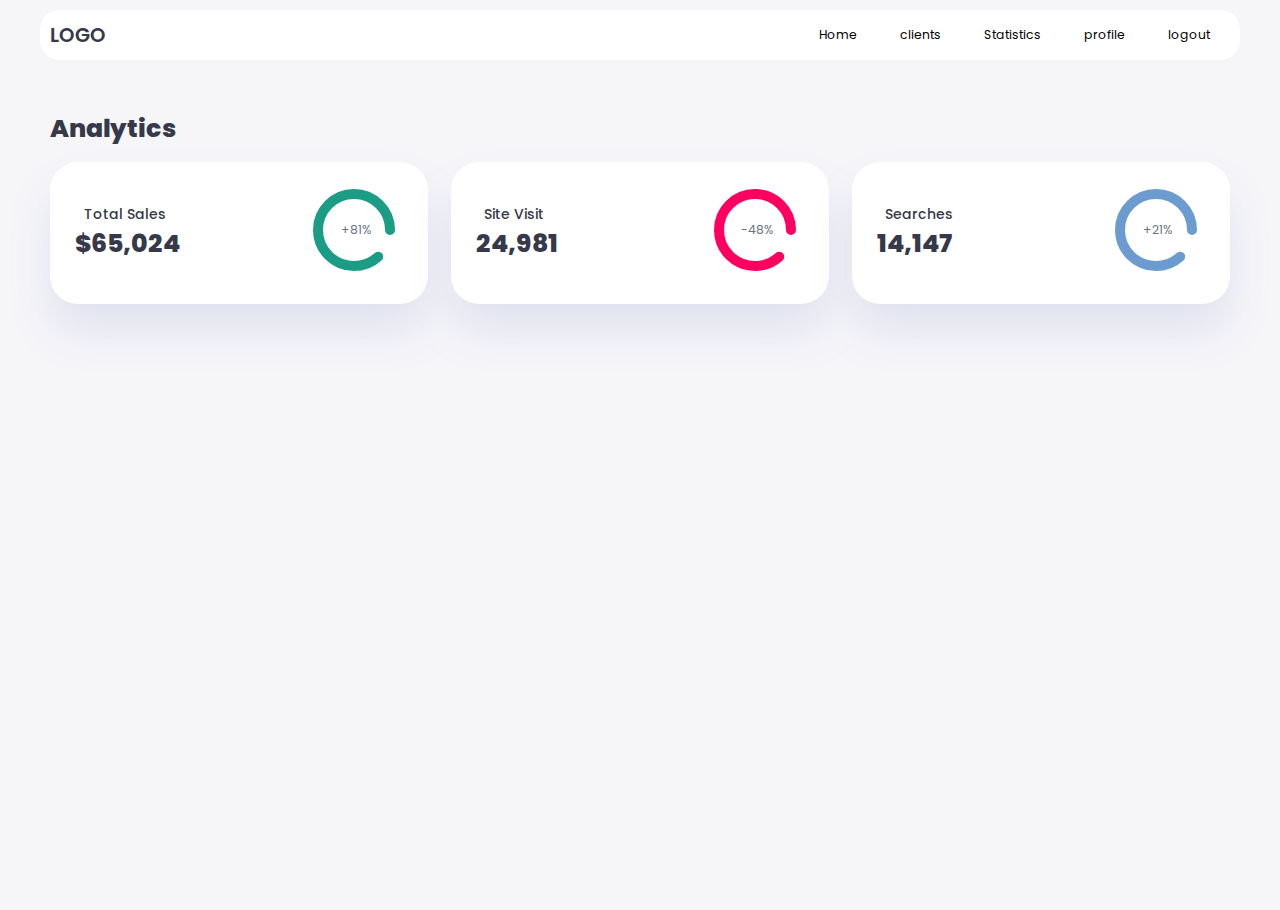
<file: Dashboard-Designs-master/Admin Dashboard #01/index.html>
<!DOCTYPE html>
<html lang="en">

<head>
    <meta charset="UTF-8">
    <meta name="viewport" content="width=device-width, initial-scale=1.0">
    <link href="https://fonts.googleapis.com/icon?family=Material+Icons+Sharp" rel="stylesheet">
    <link rel="stylesheet" href="style.css">
    <title>Responsive Dashboard Design #1 | AsmrProg</title>
</head>

<body>
    <header>
    <h2 class="logo">LOGO</h2>
    <nav>
        <ul class="nav_list">
            <li><a href="admin_page.php">Home</a></li>
            <li><a href="index.php" class="btn">clients</a></li>
            <li><a href="#">Statistics</a></li>
            <li><a href="prof-admin.php">profile</a></li>
            <li><a href="logout.php" class="btn">logout</a></li>
        </ul>
    </nav>
    </header>
    <div class="Page-Wrapper">
        <!-- Header -->


        

        <!-- Main Content -->
        <main>
            <h1>Analytics</h1>
            <!-- Analyses -->
            <div class="analyse">
                <div class="sales">
                    <div class="status">
                        <div class="info">
                            <h3>Total Sales</h3>
                            <h1>$65,024</h1>
                        </div>
                        <div class="progresss">
                            <svg>
                                <circle cx="38" cy="38" r="36"></circle>
                            </svg>
                            <div class="percentage">
                                <p>+81%</p>
                            </div>
                        </div>
                    </div>
                </div>
                <div class="visits">
                    <div class="status">
                        <div class="info">
                            <h3>Site Visit</h3>
                            <h1>24,981</h1>
                        </div>
                        <div class="progresss">
                            <svg>
                                <circle cx="38" cy="38" r="36"></circle>
                            </svg>
                            <div class="percentage">
                                <p>-48%</p>
                            </div>
                        </div>
                    </div>
                </div>
                <div class="searches">
                    <div class="status">
                        <div class="info">
                            <h3>Searches</h3>
                            <h1>14,147</h1>
                        </div>
                        <div class="progresss">
                            <svg>
                                <circle cx="38" cy="38" r="36"></circle>
                            </svg>
                            <div class="percentage">
                                <p>+21%</p>
                            </div>
                        </div>
                    </div>
                </div>
            </div>
            <!-- End of Analyses -->

           
           
        </main>
    </div>
</div>
<!-- End of Page Wrapper -->

    <script src="orders.js"></script>
    <script src="index.js"></script>
</body>

</html>
</file>
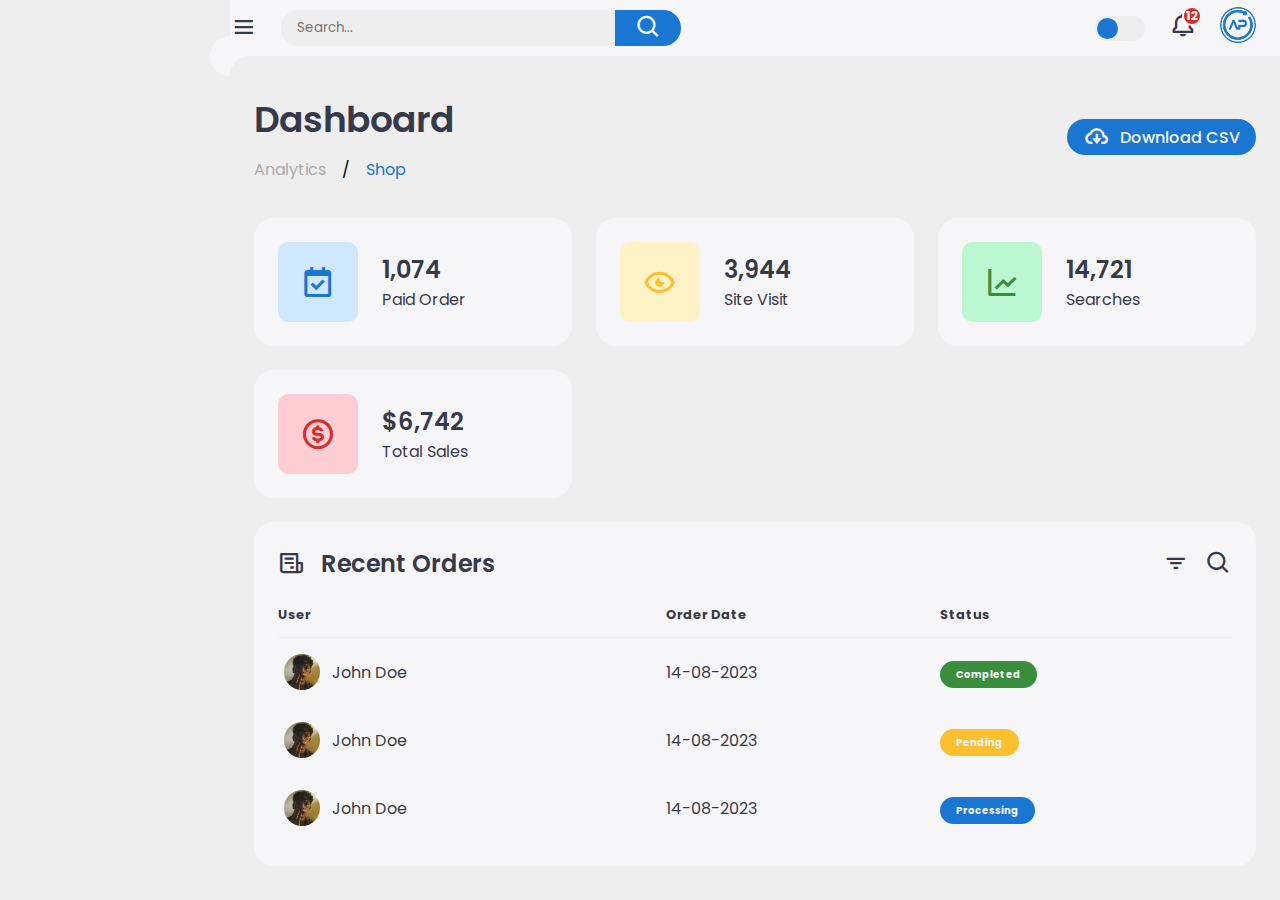
<file: Dashboard-Designs-master/Admin Dashboard #02/index.html>
<!DOCTYPE html>
<html lang="en">

<head>
    <meta charset="UTF-8">
    <meta name="viewport" content="width=device-width, initial-scale=1.0">
    <link href='https://unpkg.com/boxicons@2.1.4/css/boxicons.min.css' rel='stylesheet'>
    <link rel="stylesheet" href="style.css">
    <title>Responsive Dashboard Design #2 | AsmrProg</title>
</head>

<body>

  
    <!-- End of Sidebar -->

    <!-- Main Content -->
    <div class="content">
        <!-- Navbar -->
        <nav>
            <i class='bx bx-menu'></i>
            <form action="#">
                <div class="form-input">
                    <input type="search" placeholder="Search...">
                    <button class="search-btn" type="submit"><i class='bx bx-search'></i></button>
                </div>
            </form>
            <input type="checkbox" id="theme-toggle" hidden>
            <label for="theme-toggle" class="theme-toggle"></label>
            <a href="#" class="notif">
                <i class='bx bx-bell'></i>
                <span class="count">12</span>
            </a>
            <a href="#" class="profile">
                <img src="images/logo.png">
            </a>
        </nav>

        <!-- End of Navbar -->

        <main>
            <div class="header">
                <div class="left">
                    <h1>Dashboard</h1>
                    <ul class="breadcrumb">
                        <li><a href="#">
                                Analytics
                            </a></li>
                        /
                        <li><a href="#" class="active">Shop</a></li>
                    </ul>
                </div>
                <a href="#" class="report">
                    <i class='bx bx-cloud-download'></i>
                    <span>Download CSV</span>
                </a>
            </div>

            <!-- Insights -->
            <ul class="insights">
                <li>
                    <i class='bx bx-calendar-check'></i>
                    <span class="info">
                        <h3>
                            1,074
                        </h3>
                        <p>Paid Order</p>
                    </span>
                </li>
                <li><i class='bx bx-show-alt'></i>
                    <span class="info">
                        <h3>
                            3,944
                        </h3>
                        <p>Site Visit</p>
                    </span>
                </li>
                <li><i class='bx bx-line-chart'></i>
                    <span class="info">
                        <h3>
                            14,721
                        </h3>
                        <p>Searches</p>
                    </span>
                </li>
                <li><i class='bx bx-dollar-circle'></i>
                    <span class="info">
                        <h3>
                            $6,742
                        </h3>
                        <p>Total Sales</p>
                    </span>
                </li>
            </ul>
            <!-- End of Insights -->

            <div class="bottom-data">
                <div class="orders">
                    <div class="header">
                        <i class='bx bx-receipt'></i>
                        <h3>Recent Orders</h3>
                        <i class='bx bx-filter'></i>
                        <i class='bx bx-search'></i>
                    </div>
                    <table>
                        <thead>
                            <tr>
                                <th>User</th>
                                <th>Order Date</th>
                                <th>Status</th>
                            </tr>
                        </thead>
                        <tbody>
                            <tr>
                                <td>
                                    <img src="images/profile-1.jpg">
                                    <p>John Doe</p>
                                </td>
                                <td>14-08-2023</td>
                                <td><span class="status completed">Completed</span></td>
                            </tr>
                            <tr>
                                <td>
                                    <img src="images/profile-1.jpg">
                                    <p>John Doe</p>
                                </td>
                                <td>14-08-2023</td>
                                <td><span class="status pending">Pending</span></td>
                            </tr>
                            <tr>
                                <td>
                                    <img src="images/profile-1.jpg">
                                    <p>John Doe</p>
                                </td>
                                <td>14-08-2023</td>
                                <td><span class="status process">Processing</span></td>
                            </tr>
                        </tbody>
                    </table>
                </div>

               
                

            </div>

        </main>

    </div>

    <script src="index.js"></script>
</body>

</html>
</file>
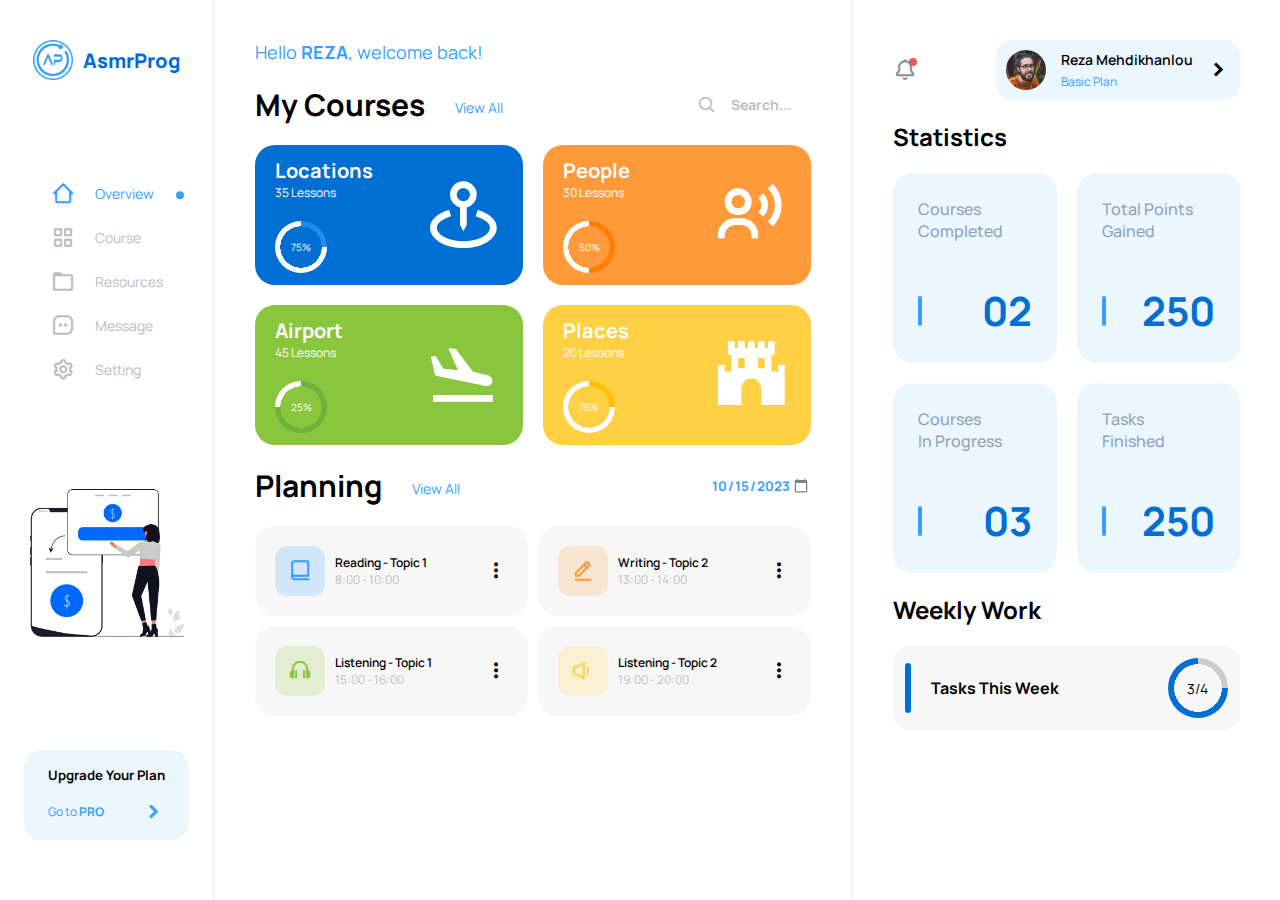
<file: Dashboard-Designs-master/Dashboard Design #01/index.html>
<!DOCTYPE html>
<html lang="en">

<head>
    <meta charset="UTF-8">
    <meta name="viewport" content="width=device-width, initial-scale=1.0">
    <link href='https://unpkg.com/boxicons@2.1.4/css/boxicons.min.css' rel='stylesheet'>
    <link rel="stylesheet" href="style.css">
    <title>Responsive Dashboard Design #01 | AsmrProg</title>
</head>

<body>

    <div class="container">

        <aside class="left-section">
            <div class="logo">
                <button class="menu-btn" id="menu-close">
                    <i class='bx bx-log-out-circle'></i>
                </button>
                <img src="assets/logo.png">
                <a href="#">AsmrProg</a>
            </div>

            <div class="sidebar">
                <div class="item" id="active">
                    <i class='bx bx-home-alt-2'></i>
                    <a href="#">Overview</a>
                </div>
                <div class="item">
                    <i class='bx bx-grid-alt'></i>
                    <a href="#">Course</a>
                </div>
                <div class="item">
                    <i class='bx bx-folder'></i>
                    <a href="#">Resources</a>
                </div>
                <div class="item">
                    <i class='bx bx-message-square-dots'></i>
                    <a href="#">Message</a>
                </div>
                <div class="item">
                    <i class='bx bx-cog'></i>
                    <a href="#">Setting</a>
                </div>
            </div>

            <div class="pic">
                <img src="assets/pro.png">
            </div>

            <div class="upgrade">
                <h5>Upgrade Your Plan</h5>
                <div class="link">
                    <a href="#">Go to <b>PRO</b></a>
                    <i class='bx bxs-chevron-right'></i>
                </div>
            </div>

        </aside>

        <main>
            <header>
                <button class="menu-btn" id="menu-open">
                    <i class='bx bx-menu'></i>
                </button>
                <h5>Hello <b>REZA</b>, welcome back!</h5>
            </header>

            <div class="separator">
                <div class="info">
                    <h3>My Courses</h3>
                    <a href="#">View All</a>
                </div>
                <div class="search">
                    <i class='bx bx-search'></i>
                    <input type="text" placeholder="Search...">
                </div>
            </div>

            <div class="analytics">
                <div class="item">
                    <div class="progress">
                        <div class="info">
                            <h5>Locations</h5>
                            <p>35 Lessons</p>
                        </div>
                        <div class="progress-bar" role="progressbar" aria-valuenow="75" aria-valuemin="0"
                            aria-valuemax="100"></div>
                    </div>
                    <i class='bx bx-map-pin'></i>
                </div>
                <div class="item">
                    <div class="progress">
                        <div class="info">
                            <h5>People</h5>
                            <p>30 Lessons</p>
                        </div>
                        <div class="progress-bar" role="progressbar" aria-valuenow="75" aria-valuemin="0"
                            aria-valuemax="100"></div>
                    </div>
                    <i class='bx bx-user-voice'></i>
                </div>
                <div class="item">
                    <div class="progress">
                        <div class="info">
                            <h5>Airport</h5>
                            <p>45 Lessons</p>
                        </div>
                        <div class="progress-bar" role="progressbar" aria-valuenow="75" aria-valuemin="0"
                            aria-valuemax="100"></div>
                    </div>
                    <i class='bx bxs-plane-land'></i>
                </div>
                <div class="item">
                    <div class="progress">
                        <div class="info">
                            <h5>Places</h5>
                            <p>20 Lessons</p>
                        </div>
                        <div class="progress-bar" role="progressbar" aria-valuenow="75" aria-valuemin="0"
                            aria-valuemax="100"></div>
                    </div>
                    <i class='bx bxs-castle'></i>
                </div>
            </div>

            <div class="separator">
                <div class="info">
                    <h3>Planning</h3>
                    <a href="#">View All</a>
                </div>
                <input type="date" value="2023-10-15">
            </div>

            <div class="planning">
                <div class="item">
                    <div class="left">
                        <div class="icon">
                            <i class='bx bx-book-alt'></i>
                        </div>
                        <div class="details">
                            <h5>Reading - Topic 1</h5>
                            <p>8:00 - 10:00</p>
                        </div>
                    </div>
                    <i class='bx bx-dots-vertical-rounded'></i>
                </div>
                <div class="item">
                    <div class="left">
                        <div class="icon">
                            <i class='bx bx-edit-alt'></i>
                        </div>
                        <div class="details">
                            <h5>Writing - Topic 2</h5>
                            <p>13:00 - 14:00</p>
                        </div>
                    </div>
                    <i class='bx bx-dots-vertical-rounded'></i>
                </div>
                <div class="item">
                    <div class="left">
                        <div class="icon">
                            <i class='bx bx-headphone'></i>
                        </div>
                        <div class="details">
                            <h5>Listening - Topic 1</h5>
                            <p>15:00 - 16:00</p>
                        </div>
                    </div>
                    <i class='bx bx-dots-vertical-rounded'></i>
                </div>
                <div class="item">
                    <div class="left">
                        <div class="icon">
                            <i class='bx bx-volume-low'></i>
                        </div>
                        <div class="details">
                            <h5>Listening - Topic 2</h5>
                            <p>19:00 - 20:00</p>
                        </div>
                    </div>
                    <i class='bx bx-dots-vertical-rounded'></i>
                </div>
            </div>
        </main>

        <aside class="right-section">
            <div class="top">
                <i class='bx bx-bell'></i>
                <div class="profile">
                    <div class="left">
                        <img src="assets/profile.jpg">
                        <div class="user">
                            <h5>Reza Mehdikhanlou</h5>
                            <a href="#">Basic Plan</a>
                        </div>
                    </div>
                    <i class='bx bxs-chevron-right'></i>
                </div>
            </div>

            <div class="separator" id="first">
                <h4>Statistics</h4>
            </div>

            <div class="stats">
                <div class="item">
                    <div class="top">
                        <p>Courses</p>
                        <p>Completed</p>
                    </div>
                    <div class="bottom">
                        <div class="line"></div>
                        <h3>02</h3>
                    </div>
                </div>
                <div class="item">
                    <div class="top">
                        <p>Total Points</p>
                        <p>Gained</p>
                    </div>
                    <div class="bottom">
                        <div class="line"></div>
                        <h3>250</h3>
                    </div>
                </div>
                <div class="item">
                    <div class="top">
                        <p>Courses</p>
                        <p>In Progress</p>
                    </div>
                    <div class="bottom">
                        <div class="line"></div>
                        <h3>03</h3>
                    </div>
                </div>
                <div class="item">
                    <div class="top">
                        <p>Tasks</p>
                        <p>Finished</p>
                    </div>
                    <div class="bottom">
                        <div class="line"></div>
                        <h3>250</h3>
                    </div>
                </div>
            </div>

            <div class="separator">
                <h4>Weekly Work</h4>
            </div>

            <div class="weekly">
                <div class="title">
                    <div class="line"></div>
                    <h5>Tasks This Week</h5>
                </div>
                <div class="progress-bar" role="progressbar" aria-valuenow="75" aria-valuemin="0" aria-valuemax="100">
                </div>
            </div>

        </aside>

    </div>

    <script src="script.js"></script>
</body>

</html>
</file>
<file: Dashboard-Designs-master/Admin Dashboard #01/style.css>
@import url('https://fonts.googleapis.com/css2?family=Poppins:wght@300;400;500;600;700;800&display=swap');

:root{
    --color-primary: #6C9BCF;
    --color-danger: #FF0060;
    --color-success: #1B9C85;
    --color-warning: #F7D060;
    --color-white: #fff;
    --color-info-dark: #7d8da1;
    --color-dark: #363949;
    --color-light: rgba(132, 139, 200, 0.18);
    --color-dark-variant: #677483;
    --color-background: #f6f6f9;

    --card-border-radius: 2rem;
    --border-radius-1: 0.4rem;
    --border-radius-2: 1.2rem;

    --card-padding: 1.8rem;
    --padding-1: 1.2rem;

    --box-shadow: 0 2rem 3rem var(--color-light);
    --font-family: 'Inter', sans-serif;
    --font-family: 'Inter', sans-serif;
  --font-size: 16px;
  --font-weight-reg: 400;
  --font-weight-bold: 700;
  /*Colors*/
  --background-color:#EEEEEE;
  --secondry-color:  #3D3B40;
  --text-color: #352F44;

}

.Page-Wrapper{
    margin:50px;
}

header{
    border-radius: 20px;
    background-color: white;
    display: flex;
    justify-content: space-between;
    align-items: center;
    padding:10px;
    margin: 10px 40px;
   
  }
  .logo{
    cursor: pointer;
  }
  li{
    list-style: none;
    display: inline-block;
    padding: 0px 20px;
  }
  li a{
      color: black;
      text-decoration: none;
      transition: all 0.3s ease 0s;
    
  }
  li a:hover{
      text-transform: uppercase;
      font-weight: var(--font-weight-bold);
      color: var(--secondry-color);
      font-family: serif;
  }
.dark-mode-variables{
    --color-background: #181a1e;
    --color-white: #202528;
    --color-dark: #edeffd;
    --color-dark-variant: #a3bdcc;
    --color-light: rgba(0, 0, 0, 0.4);
    --box-shadow: 0 2rem 3rem var(--color-light);
}

*{
    margin: 0;
    padding: 0;
    outline: 0;
    appearance: 0;
    border: 0;
    text-decoration: none;
    box-sizing: border-box;
}

html{
    font-size: 14px;
}

body{
    width: 100vw;
    height: 100vh;
    font-family: 'Poppins', sans-serif;
    font-size: 0.88rem;
    user-select: none;
    overflow-x: hidden;
    color: var(--color-dark);
    background-color: var(--color-background);
}

a{
    color: var(--color-dark);
}

img{
    display: block;
    width: 100%;
    object-fit: cover;
}

h1{
    font-weight: 800;
    font-size: 1.8rem;
}

h2{
    font-weight: 600;
    font-size: 1.4rem;
}

h3{
    font-weight: 500;
    font-size: 0.87rem;
}

small{
    font-size: 0.76rem;
}

p{
    color: var(--color-dark-variant);
}

b{
    color: var(--color-dark);
}

.text-muted{
    color: var(--color-info-dark);
}

.primary{
    color: var(--color-primary);
}

.danger{
    color: var(--color-danger);
}

.success{
    color: var(--color-success);
}

.warning{
    color: var(--color-warning);
}

.container{
    display: grid;
    width: 96%;
    margin: 0 auto;
    gap: 1.8rem;
    grid-template-columns: 12rem auto 23rem;
}

aside{
    height: 100vh;
}

aside .toggle{
    display: flex;
    align-items: center;
    justify-content: space-between;
    margin-top: 1.4rem;
}

aside .toggle .logo{
    display: flex;
    gap: 0.5rem;
}

aside .toggle .logo img{
    width: 2rem;
    height: 2rem;
}

aside .toggle .close{
    padding-right: 1rem;
    display: none;
}

aside .sidebar{
    display: flex;
    flex-direction: column;
    background-color: var(--color-white);
    box-shadow: var(--box-shadow);
    border-radius: 15px;
    height: 88vh;
    position: relative;
    top: 1.5rem;
    transition: all 0.3s ease;
}

aside .sidebar:hover{
    box-shadow: none;
}

aside .sidebar a{
    display: flex;
    align-items: center;
    color: var(--color-info-dark);
    height: 3.7rem;
    gap: 1rem;
    position: relative;
    margin-left: 2rem;
    transition: all 0.3s ease;
}

aside .sidebar a span{
    font-size: 1.6rem;
    transition: all 0.3s ease;
}

aside .sidebar a:last-child{
    position: absolute;
    bottom: 2rem;
    width: 100%;
}

aside .sidebar a.active{
    width: 100%;
    color: var(--color-primary);
    background-color: var(--color-light);
    margin-left: 0;
}

aside .sidebar a.active::before{
    content: '';
    width: 6px;
    height: 18px;
    background-color: var(--color-primary);
}

aside .sidebar a.active span{
    color: var(--color-primary);
    margin-left: calc(1rem - 3px);
}

aside .sidebar a:hover{
    color: var(--color-primary);
}

aside .sidebar a:hover span{
    margin-left: 0.6rem;
}

aside .sidebar .message-count{
    background-color: var(--color-danger);
    padding: 2px 6px;
    color: var(--color-white);
    font-size: 11px;
    border-radius: var(--border-radius-1);
}

main{
    margin-top: 1.4rem;
}

main .analyse{
    display: grid;
    grid-template-columns: repeat(3, 1fr);
    gap: 1.6rem;
}

main .analyse > div{
    background-color: var(--color-white);
    padding: var(--card-padding);
    border-radius: var(--card-border-radius);
    margin-top: 1rem;
    box-shadow: var(--box-shadow);
    cursor: pointer;
    transition: all 0.3s ease;
}

main .analyse > div:hover{
    box-shadow: none;
}

main .analyse > div .status{
    display: flex;
    align-items: center;
    justify-content: space-between;
}

main .analyse h3{
    margin-left: 0.6rem;
    font-size: 1rem;
}

main .analyse .progresss{
    position: relative;
    width: 92px;
    height: 92px;
    border-radius: 50%;
}

main .analyse svg{
    width: 7rem;
    height: 7rem;
}

main .analyse svg circle{
    fill: none;
    stroke-width: 10;
    stroke-linecap: round;
    transform: translate(5px, 5px);
}

main .analyse .sales svg circle{
    stroke: var(--color-success);
    stroke-dashoffset: -30;
    stroke-dasharray: 200;
}

main .analyse .visits svg circle{
    stroke: var(--color-danger);
    stroke-dashoffset: -30;
    stroke-dasharray: 200;
}

main .analyse .searches svg circle{
    stroke: var(--color-primary);
    stroke-dashoffset: -30;
    stroke-dasharray: 200;
}

main .analyse .progresss .percentage{
    position: absolute;
    top: -3px;
    left: -1px;
    display: flex;
    align-items: center;
    justify-content: center;
    height: 100%;
    width: 100%;
}

main .new-users{
    margin-top: 1.3rem;
}

main .new-users .user-list{
    background-color: var(--color-white);
    padding: var(--card-padding);
    border-radius: var(--card-border-radius);
    margin-top: 1rem;
    box-shadow: var(--box-shadow);
    display: flex;
    justify-content: space-around;
    flex-wrap: wrap;
    gap: 1.4rem;
    cursor: pointer;
    transition: all 0.3s ease;
}

main .new-users .user-list:hover{
    box-shadow: none;
}

main .new-users .user-list .user{
    display: flex;
    flex-direction: column;
    align-items: center;
    justify-content: center;
}

main .new-users .user-list .user img{
    width: 5rem;
    height: 5rem;
    margin-bottom: 0.4rem;
    border-radius: 50%;
}

main .recent-orders{
    margin-top: 1.3rem;
}

main .recent-orders h2{
    margin-bottom: 0.8rem;
}

main .recent-orders table{
    background-color: var(--color-white);
    width: 100%;
    padding: var(--card-padding);
    text-align: center;
    box-shadow: var(--box-shadow);
    border-radius: var(--card-border-radius);
    transition: all 0.3s ease;
}

main .recent-orders table:hover{
    box-shadow: none;
}

main table tbody td{
    height: 2.8rem;
    border-bottom: 1px solid var(--color-light);
    color: var(--color-dark-variant);
}

main table tbody tr:last-child td{
    border: none;
}

main .recent-orders a{
    text-align: center;
    display: block;
    margin: 1rem auto;
    color: var(--color-primary);
}

.right-section{
    margin-top: 1.4rem;
}

.right-section .nav{
    display: flex;
    justify-content: end;
    gap: 2rem;
}

.right-section .nav button{
    display: none;
}

.right-section .dark-mode{
    background-color: var(--color-light);
    display: flex;
    justify-content: space-between;
    align-items: center;
    height: 1.6rem;
    width: 4.2rem;
    cursor: pointer;
    border-radius: var(--border-radius-1);
}

.right-section .dark-mode span{
    font-size: 1.2rem;
    width: 50%;
    height: 100%;
    display: flex;
    align-items: center;
    justify-content: center;
}

.right-section .dark-mode span.active{
    background-color: var(--color-primary);
    color: white;
    border-radius: var(--border-radius-1);
}

.right-section .nav .profile{
    display: flex;
    gap: 2rem;
    text-align: right;
}

.right-section .nav .profile .profile-photo{
    width: 2.8rem;
    height: 2.8rem;
    border-radius: 50%;
    overflow: hidden;
}

.right-section .user-profile{
    display: flex;
    justify-content: center;
    text-align: center;
    margin-top: 1rem;
    background-color: var(--color-white);
    padding: var(--card-padding);
    border-radius: var(--card-border-radius);
    box-shadow: var(--box-shadow);
    cursor: pointer;
    transition: all 0.3s ease;
}

.right-section .user-profile:hover{
    box-shadow: none;
}

.right-section .user-profile img{
    width: 11rem;
    height: auto;
    margin-bottom: 0.8rem;
    border-radius: 50%;
}

.right-section .user-profile h2{
    margin-bottom: 0.2rem;
}

.right-section .reminders{
    margin-top: 2rem;
}

.right-section .reminders .header{
    display: flex;
    align-items: center;
    justify-content: space-between;
    margin-bottom: 0.8rem;
}

.right-section .reminders .header span{
    padding: 10px;
    box-shadow: var(--box-shadow);
    background-color: var(--color-white);
    border-radius: 50%;
}

.right-section .reminders .notification{
    background-color: var(--color-white);
    display: flex;
    align-items: center;
    gap: 1rem;
    margin-bottom: 0.7rem;
    padding: 1.4rem var(--card-padding);
    border-radius: var(--border-radius-2);
    box-shadow: var(--box-shadow);
    cursor: pointer;
    transition: all 0.3s ease;
}

.right-section .reminders .notification:hover{
    box-shadow: none;
}

.right-section .reminders .notification .content{
    display: flex;
    justify-content: space-between;
    align-items: center;
    margin: 0;
    width: 100%;
}

.right-section .reminders .notification .icon{
    padding: 0.6rem;
    color: var(--color-white);
    background-color: var(--color-success);
    border-radius: 20%;
    display: flex;
}

.right-section .reminders .notification.deactive .icon{
    background-color: var(--color-danger);
}

.right-section .reminders .add-reminder{
    background-color: var(--color-white);
    border: 2px dashed var(--color-primary);
    color: var(--color-primary);
    display: flex;
    align-items: center;
    justify-content: center;
    cursor: pointer;
}

.right-section .reminders .add-reminder:hover{
    background-color: var(--color-primary);
    color: white;
}

.right-section .reminders .add-reminder div{
    display: flex;
    align-items: center;
    gap: 0.6rem;
}

@media screen and (max-width: 1200px) {
    .container{
        width: 95%;
        grid-template-columns: 7rem auto 23rem;
    }

    aside .logo h2{
        display: none;
    }

    aside .sidebar h3{
        display: none;
    }

    aside .sidebar a{
        width: 5.6rem;
    }

    aside .sidebar a:last-child{
        position: relative;
        margin-top: 1.8rem;
    }

    main .analyse{
        grid-template-columns: 1fr;
        gap: 0;
    }

    main .new-users .user-list .user{
        flex-basis: 40%;
    }

    main .recent-orders {
        width: 94%;
        position: absolute;
        left: 50%;
        transform: translateX(-50%);
        margin: 2rem 0 0 0.8rem;
    }

    main .recent-orders table{
        width: 83vw;
    }

    main table thead tr th:last-child,
    main table thead tr th:first-child{
        display: none;
    }

    main table tbody tr td:last-child,
    main table tbody tr td:first-child{
        display: none;
    }

}

@media screen and (max-width: 768px) {
    .container{
        width: 100%;
        grid-template-columns: 1fr;
        padding: 0 var(--padding-1);
    }

    aside{
        position: fixed;
        background-color: var(--color-white);
        width: 15rem;
        z-index: 3;
        box-shadow: 1rem 3rem 4rem var(--color-light);
        height: 100vh;
        left: -100%;
        display: none;
        animation: showMenu 0.4s ease forwards;
    }

    @keyframes showMenu {
       to{
        left: 0;
       } 
    }

    aside .logo{
        margin-left: 1rem;
    }

    aside .logo h2{
        display: inline;
    }

    aside .sidebar h3{
        display: inline;
    }

    aside .sidebar a{
        width: 100%;
        height: 3.4rem;
    }

    aside .sidebar a:last-child{
        position: absolute;
        bottom: 5rem;
    }

    aside .toggle .close{
        display: inline-block;
        cursor: pointer;
    }

    main{
        margin-top: 8rem;
        padding: 0 1rem;
    }

    main .new-users .user-list .user{
        flex-basis: 35%;
    }

    main .recent-orders{
        position: relative;
        margin: 3rem 0 0 0;
        width: 100%;
    }

    main .recent-orders table{
        width: 100%;
        margin: 0;
    }

    .right-section{
        width: 94%;
        margin: 0 auto 4rem;
    }

    .right-section .nav{
        position: fixed;
        top: 0;
        left: 0;
        align-items: center;
        background-color: var(--color-white);
        padding: 0 var(--padding-1);
        height: 4.6rem;
        width: 100%;
        z-index: 2;
        box-shadow: 0 1rem 1rem var(--color-light);
        margin: 0;
    }

    .right-section .nav .dark-mode{
        width: 4.4rem;
        position: absolute;
        left: 66%;
    }

    .right-section .profile .info{
        display: none;
    }

    .right-section .nav button{
        display: inline-block;
        background-color: transparent;
        cursor: pointer;
        color: var(--color-dark);
        position: absolute;
        left: 1rem;
    }

    .right-section .nav button span{
        font-size: 2rem;
    }
    
    


}
</file>
<file: Dashboard-Designs-master/Admin Dashboard #02/style.css>
@import url('https://fonts.googleapis.com/css2?family=Poppins:wght@300;400;500;600;700;800&display=swap');

:root {
    --light: #f6f6f9;
    --primary: #1976D2;
    --light-primary: #CFE8FF;
    --grey: #eee;
    --dark-grey: #AAAAAA;
    --dark: #363949;
    --danger: #D32F2F;
	--light-danger: #FECDD3;
    --warning: #FBC02D;
    --light-warning: #FFF2C6;
    --success: #388E3C;
    --light-success: #BBF7D0;
}

*{
    margin: 0;
    padding: 0;
    box-sizing: border-box;
    font-family: 'Poppins', sans-serif;
}

.bx{
    font-size: 1.7rem;
}

a{
    text-decoration: none;
}

li{
    list-style: none;
}

html{
    overflow-x: hidden;
}

body.dark{
    --light: #181a1e;
    --grey: #25252c;
    --dark: #fbfbfb
}

body{
    background: var(--grey);
    overflow-x: hidden;
}

.sidebar{
    position: fixed;
    top: 0;
    left: 0;
    background: var(--light);
    width: 230px;
    height: 100%;
    z-index: 2000;
    overflow-x: hidden;
    scrollbar-width: none;
    transition: all 0.3s ease;
}

.sidebar::-webkit-scrollbar{
    display: none;
}

.sidebar.close{
    width: 60px;
}

.sidebar .logo{
    font-size: 24px;
    font-weight: 700;
    height: 56px;
    display: flex;
    align-items: center;
    color: var(--primary);
    z-index: 500;
    padding-bottom: 20px;
    box-sizing: content-box;
}

.sidebar .logo .logo-name span{
    color: var(--dark);
}

.sidebar .logo .bx{
    min-width: 60px;
    display: flex;
    justify-content: center;
    font-size: 2.2rem;
}

.sidebar .side-menu{
    width: 100%;
    margin-top: 48px;
}

.sidebar .side-menu li{
    height: 48px;
    background: transparent;
    margin-left: 6px;
    border-radius: 48px 0 0 48px;
    padding: 4px;
}

.sidebar .side-menu li.active{
    background: var(--grey);
    position: relative;
}

.sidebar .side-menu li.active::before{
    content: "";
    position: absolute;
    width: 40px;
    height: 40px;
    border-radius: 50%;
    top: -40px;
    right: 0;
    box-shadow: 20px 20px 0 var(--grey);
    z-index: -1;
}

.sidebar .side-menu li.active::after{
    content: "";
    position: absolute;
    width: 40px;
    height: 40px;
    border-radius: 50%;
    bottom: -40px;
    right: 0;
    box-shadow: 20px -20px 0 var(--grey);
    z-index: -1;
}

.sidebar .side-menu li a{
    width: 100%;
    height: 100%;
    background: var(--light);
    display: flex;
    align-items: center;
    border-radius: 48px;
    font-size: 16px;
    color: var(--dark);
    white-space: nowrap;
    overflow-x: hidden;
    transition: all 0.3s ease;
}

.sidebar .side-menu li.active a{
    color: var(--success);
}

.sidebar.close .side-menu li a{
    width: calc(48px - (4px * 2));
    transition: all 0.3s ease;
}

.sidebar .side-menu li a .bx{
    min-width: calc(60px - ((4px + 6px) * 2));
    display: flex;
    font-size: 1.6rem;
    justify-content: center;
}

.sidebar .side-menu li a.logout{
    color: var(--danger);
}

.content{
    position: relative;
    width: calc(100% - 230px);
    left: 230px;
    transition: all 0.3s ease;
}

.sidebar.close~.content{
    width: calc(100% - 60px);
    left: 60px;
}

.content nav{
    height: 56px;
    background: var(--light);
    padding: 0 24px 0 0;
    display: flex;
    align-items: center;
    grid-gap: 24px;
    position: sticky;
    top: 0;
    left: 0;
    z-index: 1000;
}

.content nav::before{
    content: "";
    position: absolute;
    width: 40px;
    height: 40px;
    bottom: -40px;
    left: 0;
    border-radius: 50%;
    box-shadow: -20px -20px 0 var(--light);
}

.content nav a{
    color: var(--dark);
}

.content nav .bx.bx-menu{
    cursor: pointer;
    color: var(--dark);
}

.content nav form{
    max-width: 400px;
    width: 100%;
    margin-right: auto;
}

.content nav form .form-input{
    display: flex;
    align-items: center;
    height: 36px;
}

.content nav form .form-input input{
    flex-grow: 1;
    padding: 0 16px;
    height: 100%;
    border: none;
    background: var(--grey);
    border-radius: 36px 0 0 36px;
    outline: none;
    width: 100%;
    color: var(--dark);
}

.content nav form .form-input button{
    width: 80px;
    height: 100%;
    display: flex;
    justify-content: center;
    align-items: center;
    background: var(--primary);
    color: var(--light);
    font-size: 18px;
    border: none;
    outline: none;
    border-radius: 0 36px 36px 0;
    cursor: pointer;
}

.content nav .notif{
    font-size: 20px;
    position: relative;
}

.content nav .notif .count{
    position: absolute;
    top: -6px;
    right: -6px;
    width: 20px;
    height: 20px;
    background: var(--danger);
    border-radius: 50%;
    color: var(--light);
    border: 2px solid var(--light);
    font-weight: 700;
    font-size: 12px;
    display: flex;
    align-items: center;
    justify-content: center;
}

.content nav .profile img{
    width: 36px;
    height: 36px;
    object-fit: cover;
    border-radius: 50%;
}

.content nav .theme-toggle{
    display: block;
    min-width: 50px;
    height: 25px;
    background: var(--grey);
    cursor: pointer;
    position: relative;
    border-radius: 25px;
}

.content nav .theme-toggle::before{
    content: "";
    position: absolute;
    top: 2px;
    left: 2px;
    bottom: 2px;
    width: calc(25px - 4px);
    background: var(--primary);
    border-radius: 50%;
    transition: all 0.3s ease;
}

.content nav #theme-toggle:checked+.theme-toggle::before{
    left: calc(100% - (25px - 4px) - 2px);
}

.content main{
    width: 100%;
    padding: 36px 24px;
    max-height: calc(100vh - 56px);
}

.content main .header{
    display: flex;
    align-items: center;
    justify-content: space-between;
    grid-gap: 16px;
    flex-wrap: wrap;
}

.content main .header .left h1{
    font-size: 36px;
    font-weight: 600;
    margin-bottom: 10px;
    color: var(--dark);
}

.content main .header .left .breadcrumb{
    display: flex;
    align-items: center;
    grid-gap: 16px;
}

.content main .header .left .breadcrumb li{
    color: var(--dark);
}

.content main .header .left .breadcrumb li a{
    color: var(--dark-grey);
    pointer-events: none;
}

.content main .header .left .breadcrumb li a.active{
    color: var(--primary);
    pointer-events: none;
}

.content main .header .report{
    height: 36px;
    padding: 0 16px;
    border-radius: 36px;
    background: var(--primary);
    color: var(--light);
    display: flex;
    align-items: center;
    justify-content: center;
    grid-gap: 10px;
    font-weight: 500;
}

.content main .insights{
    display: grid;
    grid-template-columns: repeat(auto-fit, minmax(240px, 1fr));
    grid-gap: 24px;
    margin-top: 36px;
}

.content main .insights li{
    padding: 24px;
    background: var(--light);
    border-radius: 20px;
    display: flex;
    align-items: center;
    grid-gap: 24px;
    cursor: pointer;
}

.content main .insights li .bx{
    width: 80px;
    height: 80px;
    border-radius: 10px;
    font-size: 36px;
    display: flex;
    align-items: center;
    justify-content: center;
}

.content main .insights li:nth-child(1) .bx{
    background: var(--light-primary);
    color: var(--primary);
}

.content main .insights li:nth-child(2) .bx{
    background: var(--light-warning);
    color: var(--warning);
}

.content main .insights li:nth-child(3) .bx{
    background: var(--light-success);
    color: var(--success);
}

.content main .insights li:nth-child(4) .bx{
    background: var(--light-danger);
    color: var(--danger);
}

.content main .insights li .info h3{
    font-size: 24px;
    font-weight: 600;
    color: var(--dark);
}

.content main .insights li .info p{
    color: var(--dark);
}

.content main .bottom-data{
    display: flex;
    flex-wrap: wrap;
    grid-gap: 24px;
    margin-top: 24px;
    width: 100%;
    color: var(--dark);
}

.content main .bottom-data>div{
    border-radius: 20px;
    background: var(--light);
    padding: 24px;
    overflow-x: auto;
}

.content main .bottom-data .header{
    display: flex;
    align-items: center;
    grid-gap: 16px;
    margin-bottom: 24px;
}

.content main .bottom-data .header h3{
    margin-right: auto;
    font-size: 24px;
    font-weight: 600;
}

.content main .bottom-data .header .bx{
    cursor: pointer;
}

.content main .bottom-data .orders{
    flex-grow: 1;
    flex-basis: 500px;
}

.content main .bottom-data .orders table{
    width: 100%;
    border-collapse: collapse;
}

.content main .bottom-data .orders table th{
    padding-bottom: 12px;
    font-size: 13px;
    text-align: left;
    border-bottom: 1px solid var(--grey);
}

.content main .bottom-data .orders table td{
    padding: 16px 0;
}

.content main .bottom-data .orders table tr td:first-child{
    display: flex;
    align-items: center;
    grid-gap: 12px;
    padding-left: 6px;
}

.content main .bottom-data .orders table td img{
    width: 36px;
    height: 36px;
    border-radius: 50%;
    object-fit: cover;
}

.content main .bottom-data .orders table tbody tr{
    cursor: pointer;
    transition: all 0.3s ease;
}

.content main .bottom-data .orders table tbody tr:hover{
    background: var(--grey);
}

.content main .bottom-data .orders table tr td .status{
    font-size: 10px;
    padding: 6px 16px;
    color: var(--light);
    border-radius: 20px;
    font-weight: 700;
}

.content main .bottom-data .orders table tr td .status.completed{
    background: var(--success);
}

.content main .bottom-data .orders table tr td .status.process{
    background: var(--primary);
}

.content main .bottom-data .orders table tr td .status.pending{
    background: var(--warning);
}

.content main .bottom-data .reminders{
    flex-grow: 1;
    flex-basis: 300px;
}

.content main .bottom-data .reminders .task-list{
    width: 100%;
}

.content main .bottom-data .reminders .task-list li{
    width: 100%;
    margin-bottom: 16px;
    background: var(--grey);
    padding: 14px 10px;
    border-radius: 10px;
    display: flex;
    align-items: center;
    justify-content: space-between;
}

.content main .bottom-data .reminders .task-list li .task-title{
    display: flex;
    align-items: center;
}

.content main .bottom-data .reminders .task-list li .task-title p{
    margin-left: 6px;
}

.content main .bottom-data .reminders .task-list li .bx{
  cursor: pointer;  
}

.content main .bottom-data .reminders .task-list li.completed{
    border-left: 10px solid var(--success);
}

.content main .bottom-data .reminders .task-list li.not-completed{
    border-left: 10px solid var(--danger);
}

.content main .bottom-data .reminders .task-list li:last-child{
   margin-bottom: 0;
}

@media screen and (max-width: 768px) {
    .sidebar{
        width: 200px;
    }

    .content{
        width: calc(100% - 60px);
        left: 200px;
    }

}

@media screen and (max-width: 576px) {
    
    .content nav form .form-input input{
        display: none;
    }

    .content nav form .form-input button{
        width: auto;
        height: auto;
        background: transparent;
        color: var(--dark);
        border-radius: none;
    }

    .content nav form.show .form-input input{
        display: block;
        width: 100%;
    }

    .content nav form.show .form-input button{
        width: 36px;
        height: 100%;
        color: var(--light);
        background: var(--danger);
        border-radius: 0 36px 36px 0;
    }

    .content nav form.show~.notif, .content nav form.show~.profile{
        display: none;
    }

    .content main .insights {
        grid-template-columns: 1fr;
    }

    .content main .bottom-data .header{
        min-width: 340px;
    }

    .content main .bottom-data .orders table{
        min-width: 340px;
    }

    .content main .bottom-data .reminders .task-list{
        min-width: 340px;
    }

}
</file>
<file: Dashboard-Designs-master/Dashboard Design #01/style.css>
@import url('https://fonts.googleapis.com/css2?family=Manrope:wght@300;400;500;600;700;800&display=swap');

*{
    margin: 0;
    padding: 0;
    box-sizing: border-box;
    font-family: 'Manrope', sans-serif;
}

a{
    text-decoration: none;
    color: #369FFF;
}

i{
    font-size: 24px;
}

.container{
    display: grid;
    grid-template-columns: 1fr 3fr 2fr;
    height: 100vh;
}

.container .left-section{
    display: flex;
    flex-direction: column;
    align-items: center;
    justify-content: space-between;
    padding: 40px 0;
}

.container .left-section .logo{
    display: flex;
    align-items: center;
    gap: 10px;
}

.container .left-section .logo img{
    width: 40px;
    height: 40px;
    object-fit: cover;
}

.container .left-section .logo a{
    font-weight: 800;
    font-size: 20px;
    color: #006ED3;
}

.menu-btn{
    width: 32px;
    height: 32px;
    align-items: center;
    justify-content: center;
    border: none;
    background-color: #D1E6F9;
    border-radius: 6px;
    cursor: pointer;
    display: none;
}

.menu-btn i{
    font-size: 18px;
    color: #208BEE;
}

.container .left-section .sidebar{
    display: flex;
    flex-direction: column;
    gap: 20px;
}

.container .left-section .sidebar .item{
    display: flex;
    gap: 20px;
    cursor: pointer;
}

.container .left-section .sidebar i{
    color: #BDBDBD;
    transition: all 0.3s ease;
}

.container .left-section .sidebar a{
    display: flex;
    align-items: center;
    gap: 30px;
    font-size: 14px;
    color: #BDBDBD;
    position: relative;
    transition: all 0.3s ease;
}

.container .left-section .sidebar .item#active a,
.container .left-section .sidebar .item#active i,
.container .left-section .upgrade .link i{
    color: #369FFF;
}

.container .left-section .sidebar .item a::after{
    position: absolute;
    content: "";
    width: 0px;
    height: 0px;
    background-color: #369FFF;
    right: -30px;
    border-radius: 50%;
    top: 0;
    transform: translateY(116%);
    transition: all 0.3s ease;
}

.container .left-section .sidebar .item#active a::after{
    width: 8px;
    height: 8px;
}

.container .left-section .pic  img{
    width: 160px;
}

.container .left-section .upgrade{
    background: #EBF6FF;
    height: 90px;
    display: flex;
    flex-direction: column;
    justify-content: space-between;
    padding: 16px 24px;
    margin-bottom: 20px;
    border-radius: 18px;
    cursor: pointer;
}

.container .left-section .upgrade .link{
    display: flex;
    align-items: center;
    justify-content: space-between;
}

.container .left-section .upgrade .link a{
    font-size: 12px;
}

main{
    border-right: 2px solid #F0F0F0;
    border-left: 2px solid #F0F0F0;
    padding: 40px 40px 0 40px;
}

main header{
    display: flex;
    align-items: center;
    gap: 15px;
}

main header h5{
    font-size: 18px;
    color: #369FFF;
    font-weight: 400;
}

main .separator{
    display: flex;
    align-items: center;
    justify-content: space-between;
    margin-top: 20px;
}

main .separator .info{
    display: flex;
    align-items: center;
    gap: 30px;
}

main .separator .info h3{
    font-size: 30px;
}

main .separator .info a{
    margin-top: 6px;
    font-size: 14px;
}

main .separator .search{
    display: flex;
    align-items: center;
    gap: 14px;
}

main .separator .search i{
    font-size: 20px;
    color: #BDBDBD;
}

main .separator .search input{
    border: none;
    font-size: 14px;
    width: 80px;
    outline: none;
}

main .separator .search input::placeholder{
    color: #BDBDBD;
}

main .analytics{
    display: grid;
    grid-template-columns: 1fr 1fr;
    gap: 20px;
    margin-top: 20px;
}

main .analytics .item{
    display: flex;
    align-items: center;
    justify-content: space-between;
    height: 140px;
    min-width: 214px;
    padding: 20px;
    border-radius: 20px;
}

main .analytics .item .progress{
    display: flex;
    flex-direction: column;
    justify-content: space-between;
}

main .analytics .item .progress .info h5{
    color: #fff;
    font-size: 20px;
    font-weight: bold;
}

main .analytics .item .progress .info p{
    color: #fff;
    font-size: 12px;
}

main .analytics .item .progress .progress-bar{
    display: flex;
    align-items: center;
    justify-content: center;
    margin-top: 20px;
    width: 52px;
    height: 52px;
    border-radius: 50%;
}

main .analytics .item:nth-child(1) .progress .progress-bar{
    background: radial-gradient(closest-side, #006ED3 79%, transparent 80% 100%),
    conic-gradient(#208BEE 25%, #fff 0%);
}

main .analytics .item:nth-child(2) .progress .progress-bar{
    background: radial-gradient(closest-side, #FF993A 79%, transparent 80% 100%),
    conic-gradient(#FF7E07 50%, #fff 0%);
}

main .analytics .item:nth-child(3) .progress .progress-bar{
    background: radial-gradient(closest-side, #8AC53E 79%, transparent 80% 100%),
    conic-gradient(#6EB33D 75%, #fff 0%);
}

main .analytics .item:nth-child(4) .progress .progress-bar{
    background: radial-gradient(closest-side, #FFD043 79%, transparent 80% 100%),
    conic-gradient(#FFC000 25%, #fff 0%);
}

main .analytics .item .progress .progress-bar::before{
    font-size: 10px;
    color: #fff;
}

main .analytics .item:nth-child(1) .progress .progress-bar::before,
main .analytics .item:nth-child(4) .progress .progress-bar::before{
    content: "75%";
}

main .analytics .item:nth-child(2) .progress .progress-bar::before{
    content: "50%";
}

main .analytics .item:nth-child(3) .progress .progress-bar::before{
    content: "25%";
}

main .analytics .item i{
    font-size: 80px;
    color: #fff;
}

main .analytics .item:nth-child(1){
    background: #006ED3;
}

main .analytics .item:nth-child(2){
    background: #FF993A;
}

main .analytics .item:nth-child(3){
    background: #8AC53E;
}

main .analytics .item:nth-child(4){
    background: #FFD043;
}

main .separator input{
    border: none;
    color: #369FFF;
    font-weight: bold;
    outline: none;
    width: 100px;
}

input[type="date"]::-webkit-calendar-picker-indicator{
    opacity: 0.5;
    font-size: 16px;
    cursor: pointer;
}

main .planning{
    display: grid;
    grid-template-columns: 1fr 1fr;
    gap: 10px;
    margin-top: 20px;
}

main .planning .item{
    display: flex;
    align-items: center;
    justify-content: space-between;
    padding: 20px;
    background-color: #F7F7F7;
    border-radius: 20px;
}

main .planning .item .left{
    display: flex;
    align-items: center;
    gap: 10px;
}

main .planning .item .left .icon{
    width: 50px;
    height: 50px;
    border-radius: 12px;
    display: flex;
    align-items: center;
    justify-content: center;
}

main .planning .item:nth-child(1) .left .icon{
    background: #D1E6F9;
}

main .planning .item:nth-child(1) .left .icon i{
    color: #369FFF;
}

main .planning .item:nth-child(2) .left .icon{
    background: #F9E5D2;
}

main .planning .item:nth-child(2) .left .icon i{
    color: #FF993A;
}

main .planning .item:nth-child(3) .left .icon{
    background: #E2EDD2;
}

main .planning .item:nth-child(3) .left .icon i{
    color: #8AC53E;
}

main .planning .item:nth-child(4) .left .icon{
    background: #F9F0D3;
}

main .planning .item:nth-child(4) .left .icon i{
    color: #FFD143;
}

main .planning .item .left .details h5{
    font-size: 12px;
    font-weight: 600;
}

main .planning .item .left .details p{
    font-size: 12px;
    color: #BDBDBD;
}

main .planning .item > i{
    cursor: pointer;
}

.container .right-section{
    padding: 40px 40px 0 40px;
}

.container .right-section .top{
    display: flex;
    align-items: center;
    justify-content: space-between;
}

.container .right-section .top > i{
    color: #909090;
    position: relative;
    cursor: pointer;
}

.container .right-section .top > i::after{
    content: "";
    width: 8px;
    height: 8px;
    position: absolute;
    background: #EB5757;
    border-radius: 50%;
    right: 0;
}

.container .right-section .top .profile{
    display: flex;
    align-items: center;
    justify-content: space-between;
    padding: 10px;
    background: #EBF6FF;
    width: 244px;
    height: 60px;
    border-radius: 16px;
}

.container .right-section .top .profile > i{
    cursor: pointer;
}

.container .right-section .top .profile .left{
    display: flex;
    gap: 15px;
}

.container .right-section .top .profile .left img{
    width: 40px;
    height: 40px;
    border-radius: 50%;
    object-fit: cover;
    object-position: top;
}

.container .right-section .top .profile .left .user h5{
    font-size: 14px;
    font-weight: 600;
}

.container .right-section .top .profile .left .user a{
    font-size: 12px;
}

.container .right-section .separator#first{
    margin-top: 8px;
}

.container .right-section .separator h4{
    font-weight: bold;
    font-size: 24px;
    margin-top: 20px;
}

.container .right-section .stats{
    display: grid;
    grid-template-columns: 1fr 1fr;
    margin-top: 20px;
    gap: 20px;
}

.container .right-section .stats .item{
    display: flex;
    flex-direction: column;
    justify-content: space-between;
    height: 190px;
    padding: 25px;
    background: #EBF6FF;
    border-radius: 20px;
}

.container .right-section .stats .item .top{
    display: flex;
    flex-direction: column;
    align-items: start;
}

.container .right-section .stats .top p{
    font-size: 16px;
    color: #8EA3B7;
    font-weight: 500;
}

.container .right-section .stats .item .bottom{
    display: flex;
    align-items: center;
    justify-content: space-between;
}

.container .right-section .stats .item .bottom .line{
    width: 4px;
    height: 30px;
    background: #369FFF;
    border-radius: 20px;
}

.container .right-section .stats .item .bottom h3{
    font-size: 40px;
    color: #006ED3;
}

.container .right-section .weekly{
    margin-top: 20px;
    display: flex;
    align-items: center;
    justify-content: space-between;
    width: 100%;
    padding: 12px;
    background: #F7F7F7;
    border-radius: 16px;
}

.container .right-section .weekly .title{
    display: flex;
    align-items: center;
    gap: 20px;
}

.container .right-section .weekly .title .line{
    width: 6px;
    height: 50px;
    background: #006ED3;
    border-radius: 20px;
}

.container .right-section .weekly h5{
    font-size: 16px;
}

.container .right-section .weekly .progress-bar{
    display: flex;
    align-items: center;
    justify-content: center;
    width: 60px;
    height: 60px;
    border-radius: 50%;
    background: radial-gradient(closest-side, #f7f7f7 79%, transparent 80% 100%),
    conic-gradient(#CCC 25%, #006ED3 0%);
}

.container .right-section .weekly .progress-bar::before{
    content: "3/4";
    font-size: 14px;
    color: #000;
}

@media screen and (max-width: 1200px) {
    
    .container{
        grid-template-columns: 1fr 6fr 5fr;
    }

    .container .left-section,
    .container main,
    .container .right-section{
        padding: 20px 20px 0 20px;
    }

    .container .left-section .logo a,
    .container .left-section .sidebar a,
    .container .left-section .pic img,
    .container .left-section .upgrade{
        display: none;
    }

}

@media screen and (max-width: 992px) {
    
    .container{
        grid-template-columns: 1fr 1fr;
    }

    .container .left-section{
        position: fixed;
        height: 60vh;
        background-color: #fff;
        box-shadow: 0 4px 30px rgba(0, 0, 0, 0.1);
        transition: all 0.3s ease;
        top: -60vh;
    }

    .container .left-section .logo{
        flex-direction: column;
        gap: 20px;
    }

    .container .left-section .logo .menu-btn,
    main header .menu-btn{
        display: flex;
    }

    main h5{
        font-size: 16px;
    }

    main .separator .info{
        gap: 15px;
    }

    main .separator .info h3,
    .container .right-section .separator h4{
        font-size: 20px;
    }

    main .analytics .item{
        min-width: 160px;
    }

    main .analytics .item i{
        display: none;
    }

    main .planning{
        grid-template-columns: 1fr;
        gap: 10px;
    }

    main .planning .item{
        padding: 8px;
    }

    .container .right-section .stats .item{
        height: 160px;
        padding: 20px;
    }

    .container .right-section .stats .item .top p{
        font-size: 14px;
    }

    .container .right-section .stats .item .bottom h3{
        font-size: 36px;
    }

}

@media screen and (max-width: 768px) {
    
    .container{
        grid-template-columns: 1fr;
        padding-top: 80px;
    }

    .container .right-section > .top{
        position: absolute;
        top: 0;
        right: 0;
        width: 100%;
        padding: 20px;
        z-index: -100;
    }

    .container .right-section .weekly{
        margin-bottom: 20px;
    }

}
</file>
